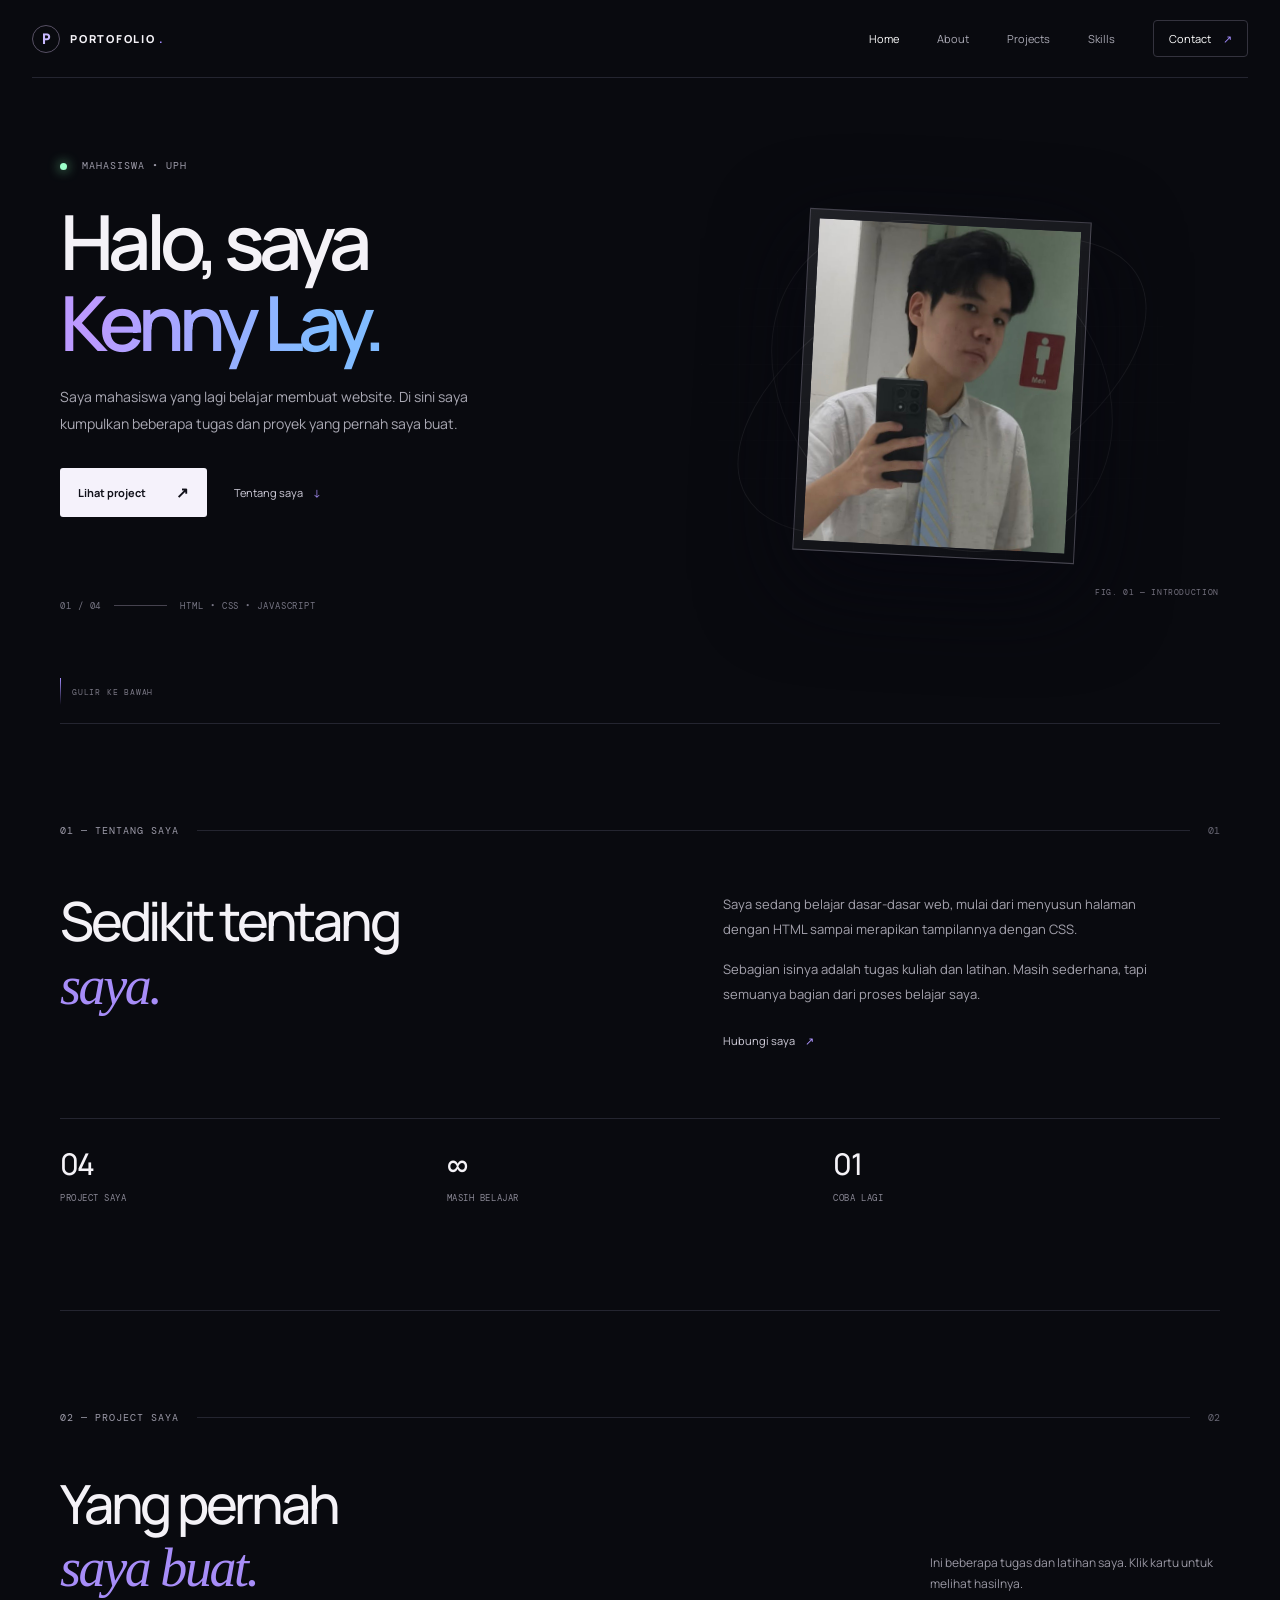
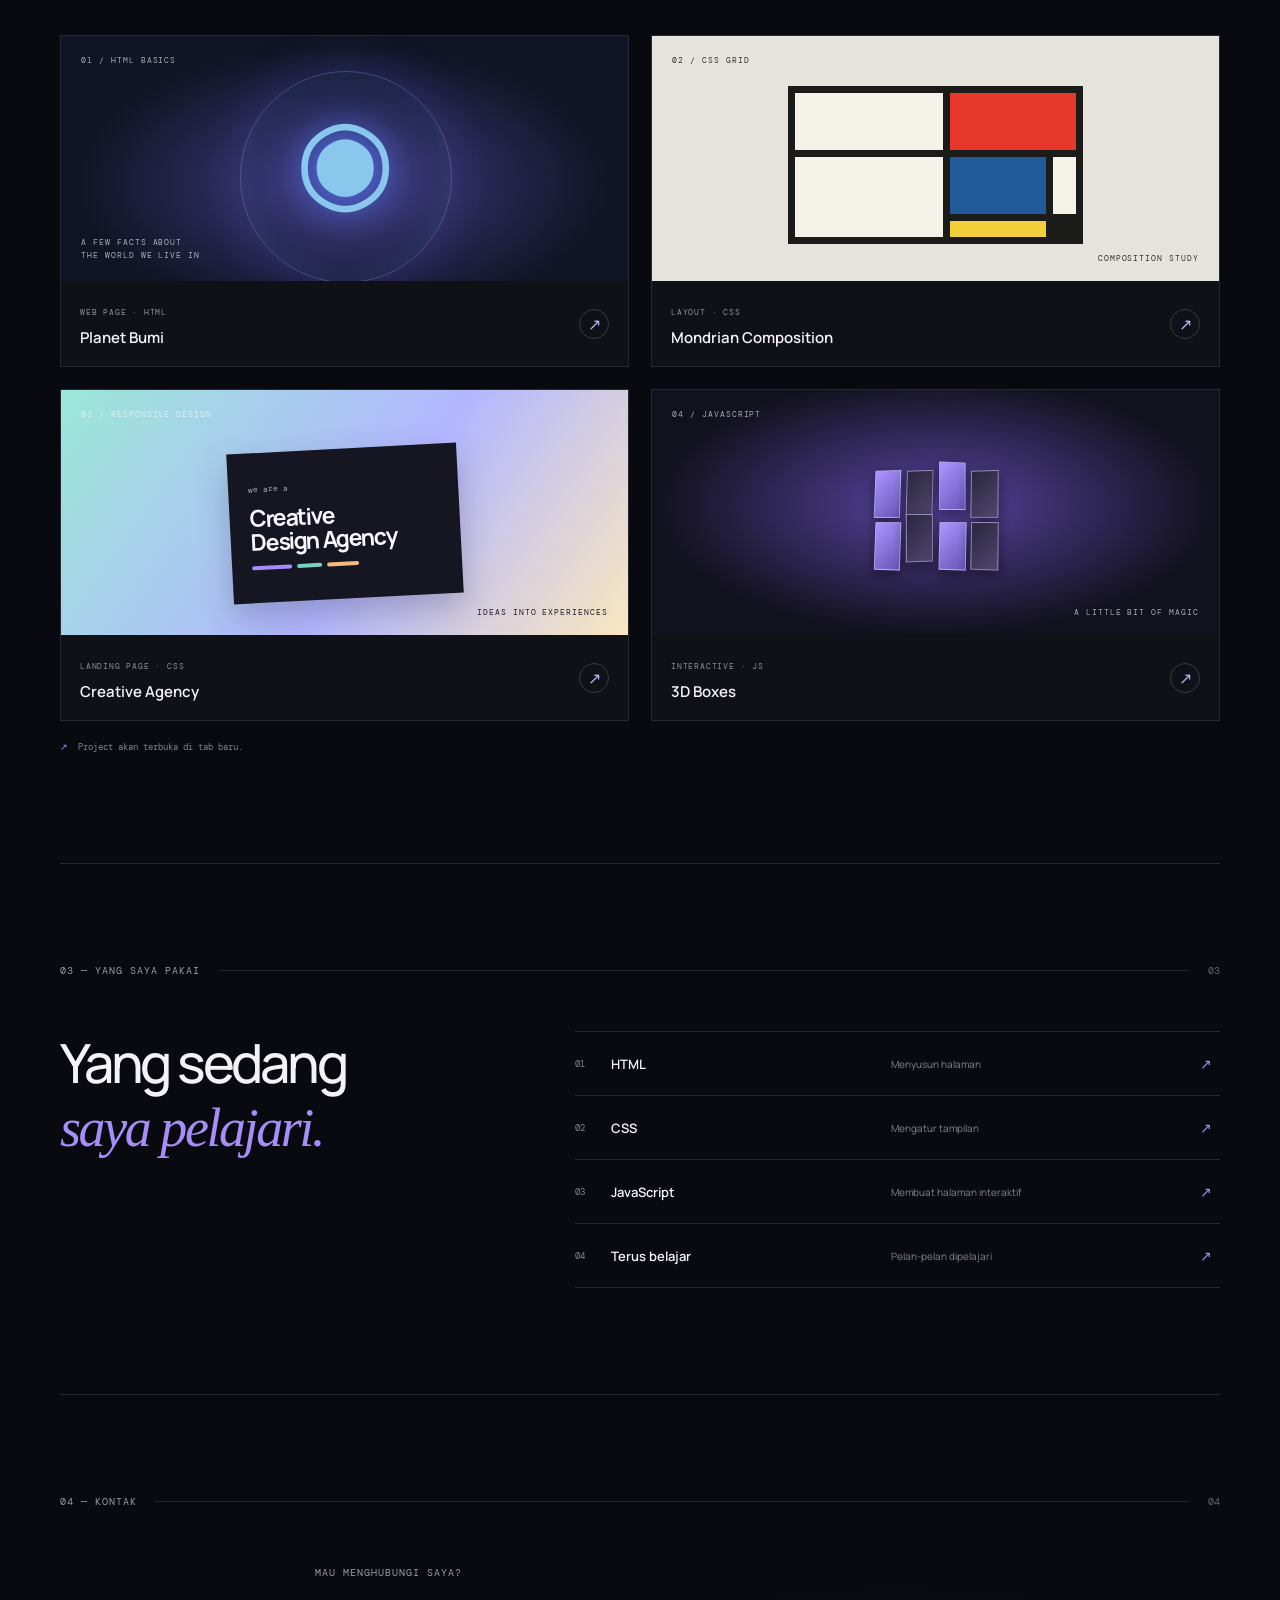
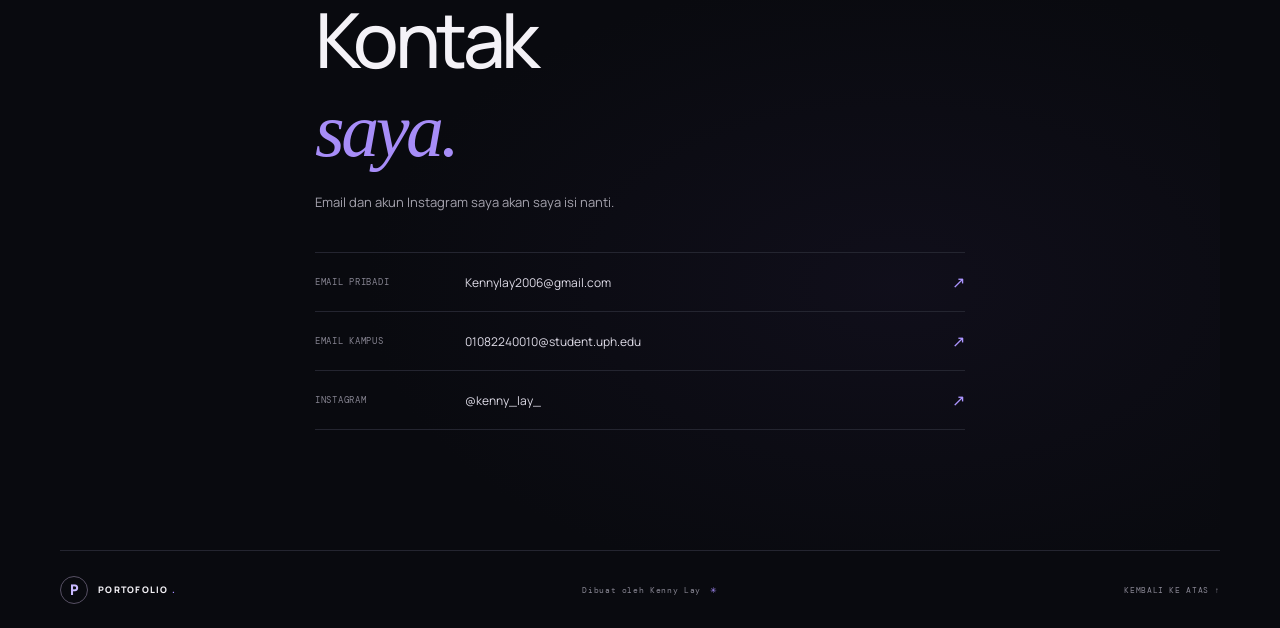
<file: index.html>
<!doctype html>
<html lang="id">
  <head>
    <meta charset="utf-8">
    <meta name="viewport" content="width=device-width, initial-scale=1">
    <meta name="theme-color" content="#090a0f">
    <meta name="description" content="Portofolio dan kumpulan proyek web.">
    <title>
      Tugas Portofolio — Kenny Lay
    </title>
    <link rel="preconnect" href="https://fonts.googleapis.com">
    <link rel="preconnect" href="https://fonts.gstatic.com" crossorigin>
    <link
      href="https://fonts.googleapis.com/css2?family=DM+Mono:wght@400;500&family=Manrope:wght@400;500;600;700;800&display=swap"
      rel="stylesheet">
    <link rel="stylesheet" href="style.css">
    <script src="script.js" defer>
    </script>
  </head>
  <body>
    <header class="site-header">
      <a class="brand" href="#home" aria-label="Kembali ke Home">
        <span class="brand-mark">
          P
        </span>
        <span>
          PORTOFOLIO
          <span class="brand-dot">
            .
          </span>
        </span>
      </a>
      <button
        class="menu-toggle"
        type="button"
        aria-expanded="false"
        aria-controls="site-nav"
        aria-label="Buka navigasi">
        <span>
        </span>
        <span>
        </span>
      </button>
      <nav id="site-nav" class="site-nav" aria-label="Navigasi utama">
        <a href="#home">
          Home
        </a>
        <a href="#about">
          About
        </a>
        <a href="#projects">
          Projects
        </a>
        <a href="#skills">
          Skills
        </a>
        <a class="nav-contact" href="#contact">
          Contact
          <span>
            ↗
          </span>
        </a>
      </nav>
    </header>
    <main>
      <section class="hero section-wrap" id="home">
        <div class="hero-copy">
          <p class="eyebrow">
            <span class="status-dot">
            </span>
            MAHASISWA • UPH
          </p>
          <h1>
            Halo, saya
            <br>
            <span class="gradient-text">
              Kenny Lay.
            </span>
          </h1>
          <p class="hero-description">
            Saya mahasiswa yang lagi belajar membuat website. Di sini saya kumpulkan beberapa tugas
            dan proyek yang pernah saya buat.
          </p>
          <div class="hero-actions">
            <a class="button button-primary" href="#projects">
              Lihat project
              <span>
                ↗
              </span>
            </a>
            <a class="text-link" href="#about">
              Tentang saya
              <span>
                ↓
              </span>
            </a>
          </div>
          <div class="hero-meta">
            <span>
              01 / 04
            </span>
            <span class="meta-line">
            </span>
            <span>
              HTML • CSS • JAVASCRIPT
            </span>
          </div>
        </div>
        <div class="hero-visual" aria-label="Tempat foto profil">
          <div class="visual-grid">
          </div>
          <div class="visual-orbit orbit-one">
          </div>
          <div class="visual-orbit orbit-two">
          </div>
          <div class="profile-frame">
            <div class="profile-placeholder">
              <img class="profile-photo" src="Foto%20Profil.jpeg" alt="Foto Profil Kenny Lay">
            </div>
          </div>
          <span class="visual-index">
            FIG. 01 — INTRODUCTION
          </span>
        </div>
        <a class="scroll-cue" href="#about" aria-label="Gulir ke bagian About">
          <span>
          </span>
          GULIR KE BAWAH
        </a>
      </section>
      <section class="about section-wrap section-block" id="about">
        <div class="section-heading">
          <p class="eyebrow">
            01 — TENTANG SAYA
          </p>
          <span class="heading-rule">
          </span>
          <span class="section-number">
            01
          </span>
        </div>
        <div class="about-grid">
          <h2>
            Sedikit tentang
            <br>
            <span class="serif-accent">
              saya.
            </span>
          </h2>
          <div class="about-copy">
            <p>
              Saya sedang belajar dasar-dasar web, mulai dari menyusun halaman dengan HTML sampai
              merapikan tampilannya dengan CSS.
            </p>
            <p>
              Sebagian isinya adalah tugas kuliah dan latihan. Masih sederhana, tapi semuanya bagian
              dari proses belajar saya.
            </p>
            <a class="text-link" href="#contact">
              Hubungi saya
              <span>
                ↗
              </span>
            </a>
          </div>
        </div>
        <div class="about-stats">
          <div>
            <strong>
              04
            </strong>
            <span>
              PROJECT SAYA
            </span>
          </div>
          <div>
            <strong>
              ∞
            </strong>
            <span>
              MASIH BELAJAR
            </span>
          </div>
          <div>
            <strong>
              01
            </strong>
            <span>
              COBA LAGI
            </span>
          </div>
        </div>
      </section>
      <section class="projects section-wrap section-block" id="projects">
        <div class="section-heading">
          <p class="eyebrow">
            02 — PROJECT SAYA
          </p>
          <span class="heading-rule">
          </span>
          <span class="section-number">
            02
          </span>
        </div>
        <div class="projects-intro">
          <h2>
            Yang pernah
            <br>
            <span class="serif-accent">
              saya buat.
            </span>
          </h2>
          <p>
            Ini beberapa tugas dan latihan saya. Klik kartu untuk melihat hasilnya.
          </p>
        </div>
        <div class="project-grid">
          <a
            class="project-card project-earth"
            href="Project/Tugas%202/index.html"
            target="_blank"
            rel="noopener">
            <div class="project-art earth-art">
              <span class="art-kicker">
                01 / HTML BASICS
              </span>
              <span class="earth-symbol">
                ◉
              </span>
              <span class="art-caption">
                A FEW FACTS ABOUT
                <br>
                THE WORLD WE LIVE IN
              </span>
            </div>
            <div class="project-info">
              <div>
                <span class="project-type">
                  WEB PAGE · HTML
                </span>
                <h3>
                  Planet Bumi
                </h3>
              </div>
              <span class="project-arrow">
                ↗
              </span>
            </div>
          </a>
          <a
            class="project-card project-mondrian"
            href="Project/Tugas%204.1/index.html"
            target="_blank"
            rel="noopener">
            <div class="project-art mondrian-art">
              <span class="art-kicker">
                02 / CSS GRID
              </span>
              <div class="mondrian-canvas">
                <i>
                </i>
                <i>
                </i>
                <i>
                </i>
                <i>
                </i>
                <i>
                </i>
                <i>
                </i>
              </div>
              <span class="art-caption">
                COMPOSITION STUDY
              </span>
            </div>
            <div class="project-info">
              <div>
                <span class="project-type">
                  LAYOUT · CSS
                </span>
                <h3>
                  Mondrian Composition
                </h3>
              </div>
              <span class="project-arrow">
                ↗
              </span>
            </div>
          </a>
          <a
            class="project-card project-agency"
            href="Project/Tugas%204.2/index.html"
            target="_blank"
            rel="noopener">
            <div class="project-art agency-art">
              <span class="art-kicker">
                03 / RESPONSIVE DESIGN
              </span>
              <div class="agency-window">
                <span>
                  we are a
                </span>
                <strong>
                  Creative
                  <br>
                  Design Agency
                </strong>
                <div class="agency-pills">
                  <i>
                  </i>
                  <i>
                  </i>
                  <i>
                  </i>
                </div>
              </div>
              <span class="art-caption">
                IDEAS INTO EXPERIENCES
              </span>
            </div>
            <div class="project-info">
              <div>
                <span class="project-type">
                  LANDING PAGE · CSS
                </span>
                <h3>
                  Creative Agency
                </h3>
              </div>
              <span class="project-arrow">
                ↗
              </span>
            </div>
          </a>
          <a
            class="project-card project-boxes"
            href="Project/Tugas%20lab%205/index.html"
            target="_blank"
            rel="noopener">
            <div class="project-art boxes-art">
              <span class="art-kicker">
                04 / JAVASCRIPT
              </span>
              <div class="box-stack">
                <i>
                </i>
                <i>
                </i>
                <i>
                </i>
                <i>
                </i>
                <i>
                </i>
                <i>
                </i>
                <i>
                </i>
                <i>
                </i>
              </div>
              <span class="art-caption">
                A LITTLE BIT OF MAGIC
              </span>
            </div>
            <div class="project-info">
              <div>
                <span class="project-type">
                  INTERACTIVE · JS
                </span>
                <h3>
                  3D Boxes
                </h3>
              </div>
              <span class="project-arrow">
                ↗
              </span>
            </div>
          </a>
        </div>
        <p class="project-note">
          <span>
            ↗
          </span>
          Project akan terbuka di tab baru.
        </p>
      </section>
      <section class="skills section-wrap section-block" id="skills">
        <div class="section-heading">
          <p class="eyebrow">
            03 — YANG SAYA PAKAI
          </p>
          <span class="heading-rule">
          </span>
          <span class="section-number">
            03
          </span>
        </div>
        <div class="skills-grid">
          <h2>
            Yang sedang
            <br>
            <span class="serif-accent">
              saya pelajari.
            </span>
          </h2>
          <div class="skill-list">
            <div class="skill-row">
              <span class="skill-index">
                01
              </span>
              <span class="skill-name">
                HTML
              </span>
              <span class="skill-note">
                Menyusun halaman
              </span>
              <span class="skill-symbol">
                ↗
              </span>
            </div>
            <div class="skill-row">
              <span class="skill-index">
                02
              </span>
              <span class="skill-name">
                CSS
              </span>
              <span class="skill-note">
                Mengatur tampilan
              </span>
              <span class="skill-symbol">
                ↗
              </span>
            </div>
            <div class="skill-row">
              <span class="skill-index">
                03
              </span>
              <span class="skill-name">
                JavaScript
              </span>
              <span class="skill-note">
                Membuat halaman interaktif
              </span>
              <span class="skill-symbol">
                ↗
              </span>
            </div>
            <div class="skill-row">
              <span class="skill-index">
                04
              </span>
              <span class="skill-name">
                Terus belajar
              </span>
              <span class="skill-note">
                Pelan-pelan dipelajari
              </span>
              <span class="skill-symbol">
                ↗
              </span>
            </div>
          </div>
        </div>
      </section>
      <section class="contact section-wrap section-block" id="contact">
        <div class="section-heading">
          <p class="eyebrow">
            04 — KONTAK
          </p>
          <span class="heading-rule">
          </span>
          <span class="section-number">
            04
          </span>
        </div>
        <div class="contact-content">
          <p class="eyebrow">
            MAU MENGHUBUNGI SAYA?
          </p>
          <h2>
            Kontak
            <br>
            <span class="serif-accent">
              saya.
            </span>
          </h2>
          <p class="contact-description">
            Email dan akun Instagram saya akan saya isi nanti.
          </p>
          <div class="contact-list">
            <a href="mailto:Kennylay2006@gmail.com">
              <span class="contact-label">
                EMAIL PRIBADI
              </span>
              <span class="contact-value">
                Kennylay2006@gmail.com
              </span>
              <span class="contact-arrow">
                ↗
              </span>
            </a>
            <a href="mailto:01082240010@student.uph.edu">
              <span class="contact-label">
                EMAIL KAMPUS
              </span>
              <span class="contact-value">
                01082240010@student.uph.edu
              </span>
              <span class="contact-arrow">
                ↗
              </span>
            </a>
            <a href="https://instagram.com/kenny_lay_" target="_blank" rel="noopener">
              <span class="contact-label">
                INSTAGRAM
              </span>
              <span class="contact-value">
                @kenny_lay_
              </span>
              <span class="contact-arrow">
                ↗
              </span>
            </a>
          </div>
        </div>
      </section>
    </main>
    <footer class="site-footer section-wrap">
      <a class="brand" href="#home">
        <span class="brand-mark">
          P
        </span>
        <span>
          PORTOFOLIO
          <span class="brand-dot">
            .
          </span>
        </span>
      </a>
      <span>
        Dibuat oleh Kenny Lay
        <span class="footer-star">
          ✳
        </span>
      </span>
      <a href="#home">
        KEMBALI KE ATAS ↑
      </a>
    </footer>
  </body>
</html>
</file>
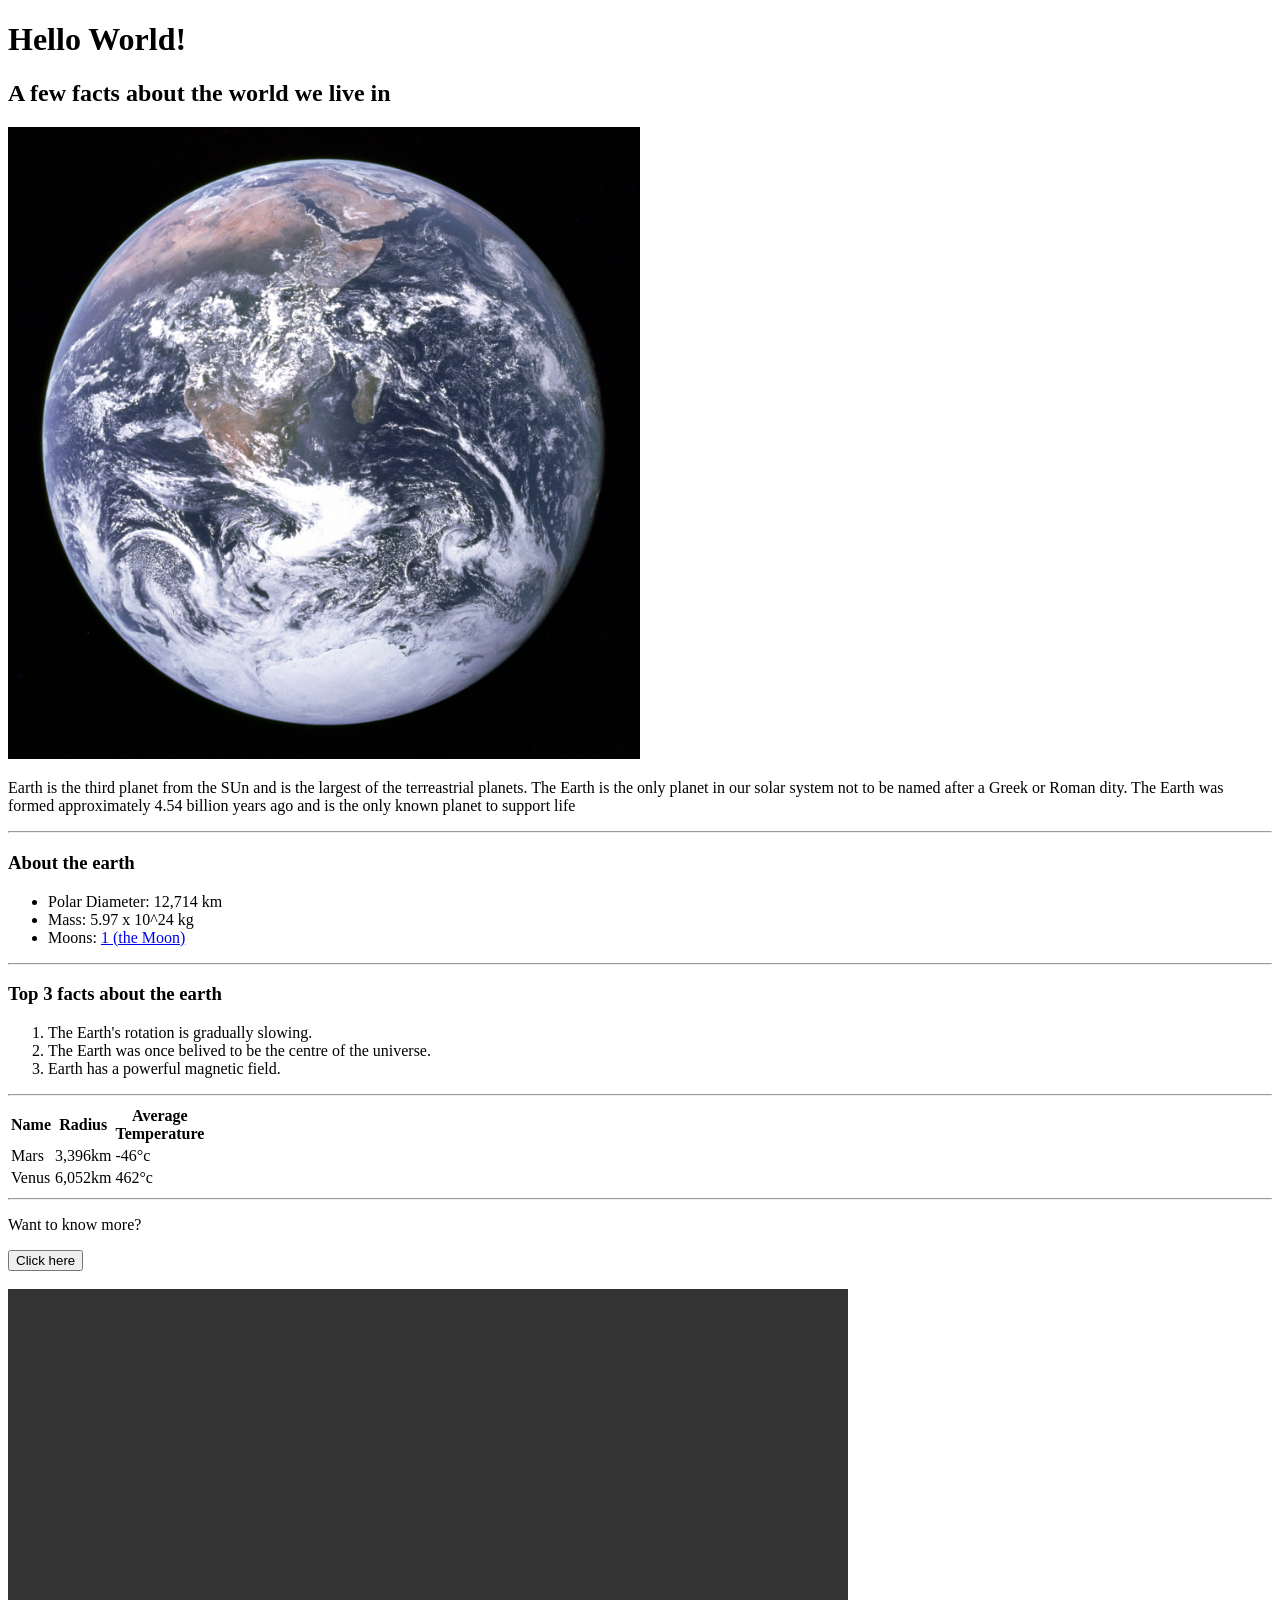
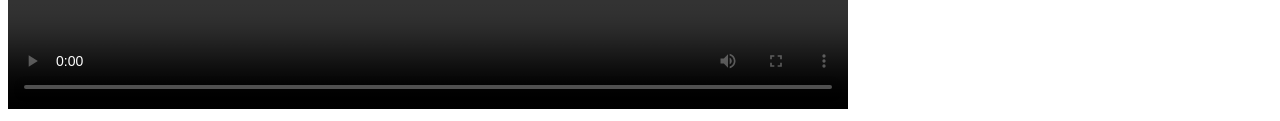
<file: Project/Tugas 2/index.html>
<!DOCTYPE html>
<html lang="en">
  <head>
    <meta charset="UTF-8">
    <meta name="viewport" content="width=device-width, initial-scale=1.0">
    <title>
      Portofolio
    </title>
  </head>
  <body>
    <H1>
      Hello World!
    </H1>
    <H2>
      A few facts about the world we live in
    </H2>
    <img src="earth.jpeg" alt="Deskripsi Gambar" style="max-width: 50%; height: auto;">
    <p>
      Earth is the third planet from the SUn and is the largest of the terreastrial planets. The
      Earth is the only planet in our solar system not to be named after a Greek or Roman dity.
      The Earth was formed approximately 4.54 billion years ago and is the only known planet to
      support life
      <hr>
      <h3>
        About the earth
      </h3>
      <ul>
        <li>
          Polar Diameter: 12,714 km
        </li>
        <li>
          Mass: 5.97 x 10^24 kg
        </li>
        <li>
          Moons:
          <a href="https://space-facts.com/the-moon/">
            1 (the Moon)
          </a>
        </li>
      </ul>
      <hr>
      <h3>
        Top 3 facts about the earth
      </h3>
      <ol>
        <li>
          The Earth's rotation is gradually slowing.
        </li>
        <li>
          The Earth was once belived to be the centre of the universe.
        </li>
        <li>
          Earth has a powerful magnetic field.
        </li>
      </ol>
      <hr>
      <table>
        <tr>
          <th>
            Name
          </th>
          <th>
            Radius
          </th>
          <th>
            Average
            
<br>
            Temperature
          </th>
        </tr>
        <tr>
          <td>
            Mars
          </td>
          <td>
            3,396km
          </td>
          <td>
            -46°c
          </td>
        </tr>
        <tr>
          <td>
            Venus
          </td>
          <td>
            6,052km
          </td>
          <td>
            462°c
          </td>
        </tr>
      </table>
      <hr>
      <p>
        Want to know more?
      </p>
      <a href="https://space-facts.com/the-earth/">
        <button>
          Click here
        </button>
      </a>
      
<br>
      
<br>
      <video src="earth.mp4" width="840" controls>
        Your browser does not support the video tag.
      </video>
    </body>
  </html>
</file>
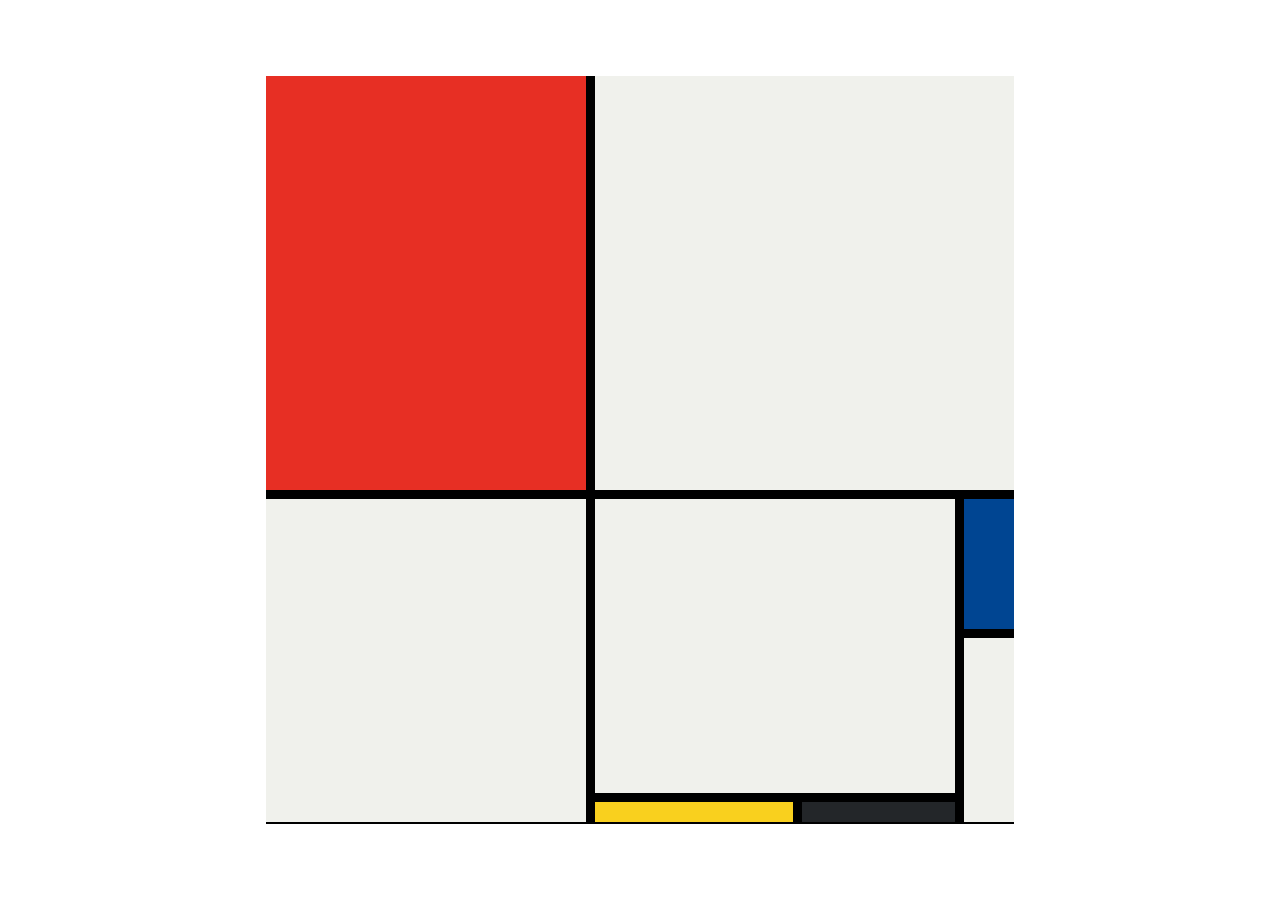
<file: Project/Tugas 4.1/index.html>
<!DOCTYPE html>
<html lang="en">
  <head>
    <meta charset="UTF-8">
    <meta name="viewport" content="width=device-width, initial-scale=1.0">
    <title>
      Mondrian Project
    </title>
    <style>
      /* 
    Write your CSS here 
    Gap Colour: #000
    White: #F0F1EC
    Red: #E72F24
    Black: #232629
    Blue: #004592
    Yellow: #F9D01E

    For dimensions, see dimensions.png image.
    HINT: Remember you can't change the properties of grid lines.
    But grid lines are transparent!
    */

    * {
      box-sizing: border-box;
    }

    body {
      margin: 0;
      min-height: 100vh;
      display: grid;
      place-items: center;
      background: #fff;
    }

    .composition {
      width: 748px;
      height: 748px;
      display: grid;
      grid-template-columns: 320px 198px 153px 50px;
      grid-template-rows: 414px 130px 155px 20px;
      gap: 9px;
      background: #000;
    }

    .panel {
      background: #F0F1EC;
    }

    .red {
      grid-row: 1;
      grid-column: 1;
      background: #E72F24;
    }

    .large-white {
      grid-column: 2 / 5;
      grid-row: 1;
    }

    .left-white {
      grid-column: 1;
      grid-row: 2 / 5;
    }

    .middle-white {
      grid-column: 2 / 4;
      grid-row: 2 / 4;
    }

    .blue {
      grid-column: 4;
      grid-row: 2;
      background: #004592;
    }

    .yellow {
      grid-column: 2;
      grid-row: 4;
      background: #F9D01E;
    }

    .right-white {
      grid-column: 4;
      grid-row: 3 / 5;
    }

    .black {
      grid-column: 3;
      grid-row: 4;
      background: #232629;
    }
    </style>
  </head>
  <body>
    <main class="composition" aria-label="Mondrian-inspired composition">
      <div class="panel red">
      </div>
      <div class="panel large-white">
      </div>
      <div class="panel left-white">
      </div>
      <div class="panel middle-white">
      </div>
      <div class="panel blue">
      </div>
      <div class="panel yellow">
      </div>
      <div class="panel right-white">
      </div>
      <div class="panel black">
      </div>
    </main>
  </body>
</html>
</file>
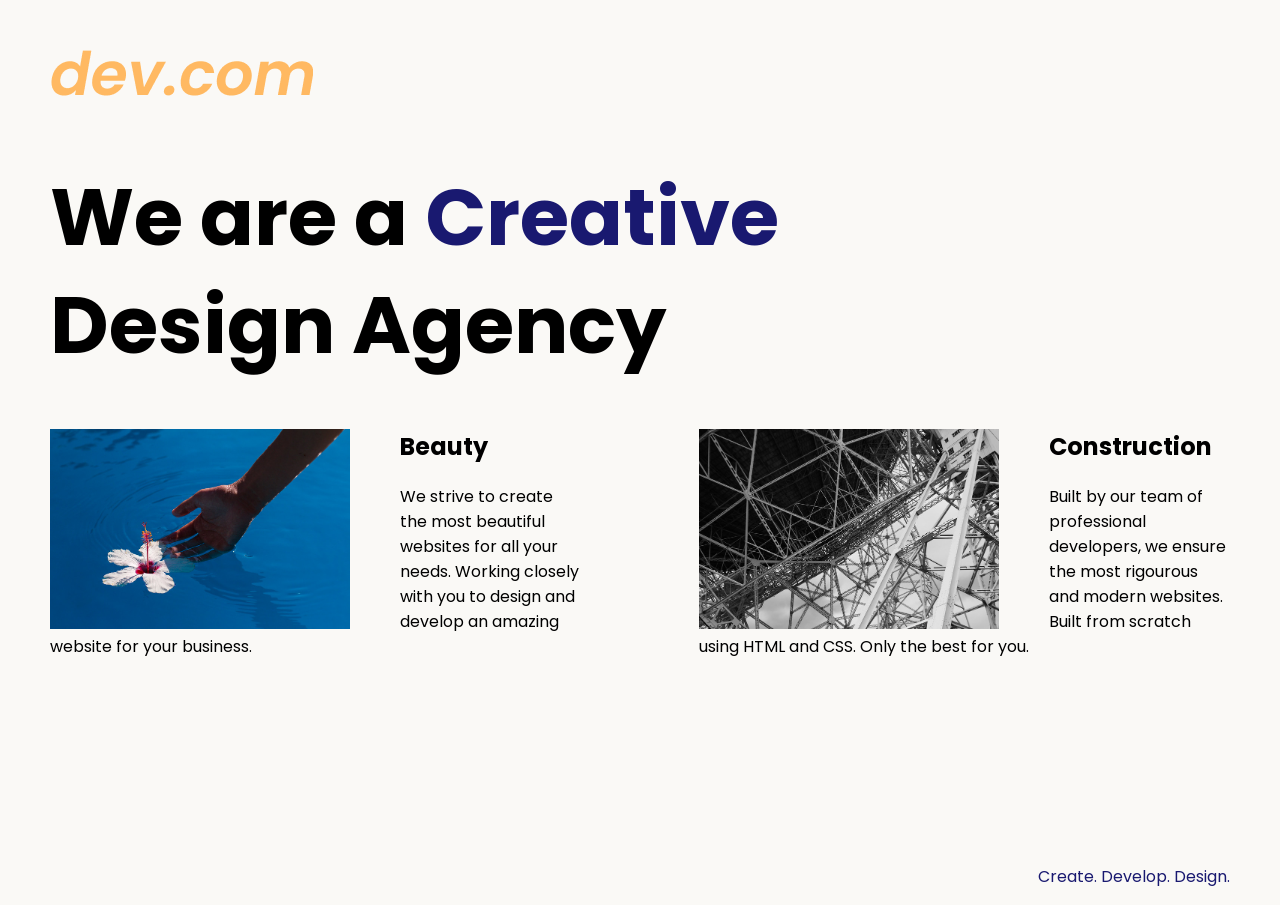
<file: Project/Tugas 4.2/index.html>
<!DOCTYPE html>
<html lang="en">
  <head>
    <meta charset="UTF-8">
    <meta name="viewport" content="width=device-width, initial-scale=1.0">
    <title>
      Agency
    </title>
    <link rel="stylesheet" href="./style.css">
    <link rel="preconnect" href="https://fonts.googleapis.com">
    <link rel="preconnect" href="https://fonts.gstatic.com" crossorigin>
    <link
      href="https://fonts.googleapis.com/css2?family=Poppins:wght@400;700&display=swap" rel="stylesheet">
  </head>
  <body>
    <div class="main">
      <img class="logo" src="./assets/images/logo.png" alt="logo">
      <h1>
        We are a
        <span class="creative">
          Creative
        </span>
        <br>
        Design Agency
      </h1>
      <div class="left card">
        <img class="tile-image" src="./assets/images/beautiful.jpg" alt="hand and flower in water">
        <h2 class="card-title">
          Beauty
        </h2>
        <p class="card-text">
          We strive to create the most beautiful websites for all your needs. Working closely with you
        to
        design and
        develop an amazing website for your business.
        </p>
      </div>
      <div class="right card">
        <img class="tile-image" src="./assets/images/construction.jpg" alt="metal structure">
        <h2 class="card-title">
          Construction
        </h2>
        <p>
          Built by our team of professional developers, we ensure the most rigourous and modern websites. Built from
        scratch using HTML and CSS. Only the best for you.
        </p>
      </div>
    </div>
    <footer>
      <p>
        Create. Develop. Design.
      </p>
    </footer>
  </body>
</html>
</file>
<file: style.css>
:root {
  color-scheme:dark;
  --bg:#090a0f;
  --panel:#11131b;
  --text:#f4f2f7;
  --muted:#92919f;
  --line:#242530;
  --purple:#a38cff;
  --blue:#87c9ff;
  --mono:"DM Mono",monospace;
  --sans:"Manrope",sans-serif
}
* {
  box-sizing:border-box
}
html {
  scroll-behavior:smooth;
  scroll-padding-top:92px
}
body {
  margin:0;
  background:var(--bg);
  color:var(--text);
  font-family:var(--sans);
  -webkit-font-smoothing:antialiased
}
a {
  color:inherit;
  text-decoration:none
}
.section-wrap {
  width:min(1160px,calc(100% - 64px));
  margin-inline:auto
}
.site-header {
  height:78px;
  width:min(1280px,calc(100% - 64px));
  margin:auto;
  display:flex;
  align-items:center;
  justify-content:space-between;
  border-bottom:1px solid var(--line);
  position:relative;
  z-index:5
}
.brand {
  display:flex;
  align-items:center;
  gap:10px;
  font-size:11px;
  font-weight:800;
  letter-spacing:.16em
}
.brand-mark {
  width:28px;
  height:28px;
  border:1px solid #575064;
  border-radius:50%;
  display:grid;
  place-items:center;
  color:#c8b9ff;
  font-family:var(--mono);
  font-size:14px;
  letter-spacing:0
}
.brand-dot {
  color:var(--purple)
}
.site-nav {
  display:flex;
  align-items:center;
  gap:38px
}
.site-nav>a {
  font-size:11px;
  color:#aaa9b4;
  transition:color .2s
}
.site-nav>a:hover,.site-nav>a.active {
  color:#fff
}
.site-nav .nav-contact {
  padding:10px 15px;
  border:1px solid #34333e;
  border-radius:4px;
  color:#fff
}
.nav-contact span {
  padding-left:10px;
  color:var(--purple)
}
.menu-toggle {
  display:none
}
.hero {
  min-height:645px;
  display:grid;
  grid-template-columns:1.04fr .96fr;
  align-items:center;
  position:relative;
  padding-top:36px;
  padding-bottom:66px
}
.hero-copy {
  position:relative;
  z-index:1
}
.eyebrow {
  font:10px var(--mono);
  letter-spacing:.1em;
  color:#9d9ba9;
  margin:0
}
.status-dot {
  display:inline-block;
  width:7px;
  height:7px;
  border-radius:50%;
  background:#9cffca;
  box-shadow:0 0 12px #76e5a1;
  vertical-align:middle;
  margin-right:8px
}
.hero h1 {
  font-size:clamp(47px,6vw,76px);
  line-height:1.06;
  letter-spacing:-.075em;
  margin:29px 0 22px;
  font-weight:600
}
.gradient-text {
  background:linear-gradient(100deg,#bc9aff 12%,#81bbff 80%);
  color:transparent;
  -webkit-background-clip: text;
  background-clip:text
}
.hero-description {
  max-width:440px;
  color:#aaa9b4;
  font-size:14px;
  line-height:1.9
}
.hero-description strong {
  color:#f5f3fa;
  font-weight:600
}
.hero-actions {
  display:flex;
  align-items:center;
  gap:27px;
  margin-top:30px
}
.button {
  display:inline-flex;
  align-items:center;
  gap:30px;
  padding:14px 18px;
  font-size:11px;
  font-weight:700;
  border-radius:3px
}
.button-primary {
  background:#f5f2fb;
  color:#11111a
}
.button-primary span {
  font-size:15px
}
.text-link {
  font-size:11px;
  color:#d1cedb
}
.text-link span {
  padding-left:8px;
  color:#ae95ff
}
.hero-meta {
  display:flex;
  align-items:center;
  gap:13px;
  margin-top:83px;
  color:#777684;
  font:9px var(--mono);
  letter-spacing:.1em
}
.meta-line {
  height:1px;
  width:53px;
  background:#46434f
}
.hero-visual {
  height:440px;
  position:relative;
  display:grid;
  place-items:center;
  isolation:isolate
}
.visual-grid {
  position:absolute;
  inset:8px 0;
  background-image:linear-gradient(#ffffff08 1px,transparent 1px),linear-gradient(90deg,#ffffff08 1px,transparent 1px);
  background-size:38px 38px;
  -webkit-mask-image: radial-gradient(ellipse,#000 5%,transparent 72%);
  mask-image:radial-gradient(ellipse,#000 5%,transparent 72%);
  z-index:-2
}
.visual-orbit {
  position:absolute;
  border:1px solid #ffffff12;
  border-radius:50%;
  transform:rotate(-29deg)
}
.orbit-one {
  width:450px;
  height:230px
}
.orbit-two {
  width:370px;
  height:300px;
  transform:rotate(41deg)
}
.profile-frame {
  width:282px;
  height:342px;
  padding:9px;
  border:1px solid #8582946b;
  background:linear-gradient(145deg,#ffffff18,#ffffff03);
  transform:rotate(3deg);
  box-shadow:0 30px 90px #080810
}
.profile-placeholder {
  height:100%;
  position:relative;
  overflow:hidden;
  background:#151620
}
.profile-photo {
  display:block;
  width:100%;
  height:100%;
  object-fit:cover;
  object-position:center 10%
}
.visual-index {
  position:absolute;
  right:1px;
  bottom:9px;
  color:#74717f;
  font:8px var(--mono);
  letter-spacing:.08em
}
.scroll-cue {
  position:absolute;
  bottom:18px;
  left:0;
  display:flex;
  align-items:center;
  gap:11px;
  color:#797784;
  font:8px var(--mono);
  letter-spacing:.1em
}
.scroll-cue span {
  height:27px;
  width:1px;
  background:linear-gradient(var(--purple),transparent)
}
.section-block {
  padding-top:100px;
  padding-bottom:106px;
  border-top:1px solid var(--line)
}
.section-heading {
  display:flex;
  align-items:center;
  gap:18px
}
.heading-rule {
  height:1px;
  background:var(--line);
  flex:1
}
.section-number {
  font:10px var(--mono);
  color:#676673
}
.about-grid {
  display:grid;
  grid-template-columns:1.08fr .92fr;
  gap:80px;
  padding-top:52px
}
.about h2,.projects-intro h2,.skills h2,.contact h2 {
  font-weight:500;
  font-size:clamp(35px,4.5vw,54px);
  letter-spacing:-.06em;
  line-height:1.16;
  margin:0
}
.serif-accent {
  font-family:Georgia,serif;
  font-style:italic;
  font-weight:400;
  color:#a78df8;
  letter-spacing:-.045em
}
.about-copy {
  padding-top:3px;
  max-width:430px
}
.about-copy p,.contact-description {
  font-size:13px;
  line-height:1.9;
  color:#a5a3ae;
  margin:0 0 16px
}
.about-copy .text-link {
  display:inline-block;
  margin-top:10px
}
.about-stats {
  margin-top:68px;
  border-top:1px solid var(--line);
  display:grid;
  grid-template-columns:repeat(3,1fr)
}
.about-stats div {
  padding:24px 16px 0 0;
  display:flex;
  flex-direction:column;
  gap:8px
}
.about-stats strong {
  font-size:30px;
  letter-spacing:-.06em;
  font-weight:500
}
.about-stats span {
  font:9px var(--mono);
  letter-spacing:.06em;
  color:#898794
}
.projects {
  padding-bottom:110px
}
.projects-intro {
  display:flex;
  align-items:end;
  justify-content:space-between;
  padding:48px 0 35px
}
.projects-intro>p {
  font-size:12px;
  line-height:1.8;
  color:#9a98a4;
  max-width:290px;
  margin:0 0 5px
}
.project-grid {
  display:grid;
  grid-template-columns:repeat(2,1fr);
  gap:22px
}
.project-card {
  display:block;
  background:#101117;
  border:1px solid #282832;
  transition:transform .25s,border-color .25s;
  overflow:hidden
}
.project-card:hover {
  transform:translateY(-5px);
  border-color:#6e5c9e
}
.project-art {
  height:245px;
  position:relative;
  overflow:hidden
}
.art-kicker,.art-caption {
  position:absolute;
  z-index:1;
  font:8px var(--mono);
  letter-spacing:.12em;
  color:#ffffffa3
}
.art-kicker {
  top:19px;
  left:20px
}
.art-caption {
  bottom:18px;
  right:20px;
  text-align:right
}
.earth-art {
  background:radial-gradient(ellipse at 50% 60%,#433c84,#101424 67%)
}
.earth-art:before {
  content:"";
  position:absolute;
  width:210px;
  height:210px;
  border:1px solid #a5b9ff4a;
  border-radius:50%;
  top:35px;
  left:calc(50% - 105px);
  box-shadow:0 0 50px #5d5dff33,inset 0 0 40px #4caaff26
}
.earth-symbol {
  position:absolute;
  left:50%;
  top:48%;
  transform:translate(-50%,-50%);
  font-size:115px;
  color:#89c7ec;
  text-shadow:0 0 45px #557dff
}
.earth-art .art-caption {
  left:20px;
  right:auto;
  text-align:left;
  line-height:1.7
}
.mondrian-art {
  background:#e5e4dc
}
.mondrian-art .art-kicker,.mondrian-art .art-caption {
  color:#333
}
.mondrian-canvas {
  position:absolute;
  inset:50px 24% 37px 24%;
  display:grid;
  grid-template-columns:1.4fr .9fr .22fr;
  grid-template-rows:1fr 1fr .28fr;
  gap:7px;
  background:#1b1b1a;
  padding:7px
}
.mondrian-canvas i {
  background:#f4f2e9
}
.mondrian-canvas i:nth-child(2) {
  background:#e7382b;
  grid-column:2/4
}
.mondrian-canvas i:nth-child(3) {
  grid-row:2/4
}
.mondrian-canvas i:nth-child(4) {
  background:#215a99
}
.mondrian-canvas i:nth-child(6) {
  background:#f1ce3a
}
.agency-art {
  background:linear-gradient(125deg,#9ce7d8,#b3b7ff 56%,#fae7bf)
}
.agency-window {
  position:absolute;
  background:#151621;
  color:#f9f6ff;
  width:230px;
  height:150px;
  left:50%;
  top:50%;
  transform:translate(-50%,-43%) rotate(-3deg);
  padding:22px 20px;
  box-shadow:0 14px 32px #28234440
}
.agency-window>span {
  font:8px var(--mono);
  color:#aba8bd
}
.agency-window strong {
  display:block;
  margin-top:10px;
  font-size:23px;
  line-height:1.03;
  letter-spacing:-.06em
}
.agency-pills {
  display:flex;
  gap:5px;
  margin-top:12px
}
.agency-pills i {
  display:block;
  width:40px;
  height:4px;
  border-radius:3px;
  background:#a48dff
}
.agency-pills i:nth-child(2) {
  background:#76d3c4;
  width:25px
}
.agency-pills i:nth-child(3) {
  background:#f5bb7e;
  width:32px
}
.agency-art .art-caption {
  color:#20202a
}
.boxes-art {
  background:radial-gradient(ellipse at 50% 47%,#5644a1,#12111e 70%)
}
.box-stack {
  position:absolute;
  left:50%;
  top:53%;
  width:125px;
  height:100px;
  transform:translate(-50%,-50%);
  display:grid;
  grid-template-columns:repeat(4,1fr);
  gap:5px;
  perspective:400px
}
.box-stack i {
  background:linear-gradient(135deg,#ab95ff,#6955b9);
  border:1px solid #ddd1ff88;
  transform:rotateY(-16deg) rotateX(5deg);
  box-shadow:0 5px 14px #05030e80
}
.box-stack i:nth-child(2n) {
  background:linear-gradient(135deg,#29263e,#50466f)
}
.box-stack i:nth-child(3n) {
  transform:translateY(-8px) rotateY(17deg)
}
.project-info {
  padding:17px 19px;
  display:flex;
  align-items:center;
  justify-content:space-between
}
.project-type {
  font:8px var(--mono);
  letter-spacing:.1em;
  color:#908e9b
}
.project-info h3 {
  font-size:15px;
  font-weight:600;
  margin:7px 0 1px
}
.project-arrow {
  width:30px;
  height:30px;
  border:1px solid #393743;
  border-radius:50%;
  display:grid;
  place-items:center;
  color:#c1adff;
  transition:background .2s,color .2s
}
.project-card:hover .project-arrow {
  background:#b39aff;
  color:#111
}
.project-note {
  font:9px var(--mono);
  color:#83818e;
  margin:20px 0 0
}
.project-note span {
  color:var(--purple);
  margin-right:5px
}
.skills-grid {
  display:grid;
  grid-template-columns:.8fr 1.2fr;
  gap:85px;
  padding-top:54px
}
.skill-list {
  border-top:1px solid var(--line)
}
.skill-row {
  display:grid;
  grid-template-columns:36px 1fr 1.1fr 20px;
  align-items:center;
  min-height:64px;
  border-bottom:1px solid var(--line)
}
.skill-index,.skill-note {
  font:9px var(--mono);
  color:#858390
}
.skill-name {
  font-size:13px;
  font-weight:600
}
.skill-note {
  font-family:var(--sans);
  font-size:10px
}
.skill-symbol {
  color:#a48cff;
  font-size:14px
}
.contact {
  padding-bottom:120px;
  background:radial-gradient(ellipse at 72% 65%,#17132680,transparent 45%)
}
.contact-content {
  max-width:650px;
  margin:58px auto 0
}
.contact-content h2 {
  font-size:clamp(46px,7vw,76px);
  margin:16px 0
}
.contact-description {
  max-width:430px
}
.contact-list {
  margin-top:37px;
  border-top:1px solid var(--line)
}
.contact-list a {
  display:grid;
  grid-template-columns:150px 1fr 24px;
  align-items:center;
  padding:18px 0;
  border-bottom:1px solid var(--line);
  transition:padding .2s
}
.contact-list a:hover {
  padding-left:8px
}
.contact-label {
  font:9px var(--mono);
  letter-spacing:.08em;
  color:#858390
}
.contact-value {
  font-size:12px;
  color:#dedbe7
}
.contact-arrow {
  color:#ac95ff;
  text-align:right
}
.site-footer {
  min-height:78px;
  border-top:1px solid var(--line);
  display:flex;
  align-items:center;
  justify-content:space-between
}
.site-footer>span,.site-footer>a:last-child {
  font:8px var(--mono);
  letter-spacing:.08em;
  color:#898794
}
.site-footer .brand {
  color:#f4f2f7;
  font:800 9px var(--sans);
  letter-spacing:.14em
}
.footer-star {
  color:#a98fff;
  margin-left:4px
}
@media(max-width:760px) {
  .section-wrap,.site-header {
    width:calc(100% - 40px)
  }
  .site-header {
    height:68px
  }
  .menu-toggle {
    display:flex;
    width:36px;
    height:36px;
    border:1px solid var(--line);
    background:transparent;
    flex-direction:column;
    justify-content:center;
    align-items:center;
    gap:5px
  }
  .menu-toggle span {
    width:15px;
    height:1px;
    background:#eee
  }
  .site-nav {
    display:none;
    position:absolute;
    left:0;
    right:0;
    top:67px;
    padding:18px;
    background:#101117;
    border:1px solid var(--line);
    flex-direction:column;
    align-items:stretch;
    gap:0
  }
  .site-nav.open {
    display:flex
  }
  .site-nav>a {
    padding:13px 4px;
    border-bottom:1px solid #242530
  }
  .site-nav .nav-contact {
    border:0;
    border-bottom:1px solid #242530;
    border-radius:0;
    padding:13px 4px
  }
  .hero {
    grid-template-columns:1fr;
    min-height:auto;
    padding-top:78px;
    padding-bottom:65px
  }
  .hero h1 {
    font-size:clamp(49px,11vw,72px)
  }
  .hero-meta {
    margin-top:52px
  }
  .hero-visual {
    height:365px;
    margin-top:25px
  }
  .profile-frame {
    width:230px;
    height:290px
  }
  .orbit-one {
    width:360px
  }
  .orbit-two {
    width:310px
  }
  .scroll-cue {
    bottom:10px
  }
  .section-block {
    padding-top:74px;
    padding-bottom:78px
  }
  .about-grid,.skills-grid {
    grid-template-columns:1fr;
    gap:27px;
    padding-top:37px
  }
  .about-stats {
    margin-top:42px
  }
  .about-stats div {
    padding-right:6px
  }
  .about-stats strong {
    font-size:25px
  }
  .about-stats span {
    font-size:7px
  }
  .projects-intro {
    padding-top:38px;
    align-items:start;
    flex-direction:column;
    gap:18px
  }
  .projects-intro>p {
    max-width:360px
  }
  .project-grid {
    gap:14px
  }
  .project-art {
    height:200px
  }
  .project-info {
    padding:14px
  }
  .project-info h3 {
    font-size:13px
  }
  .mondrian-canvas {
    inset-inline:20%
  }
  .skill-row {
    grid-template-columns:28px 1fr 1fr 18px
  }
  .contact-content {
    margin-top:42px
  }
  .contact-list a {
    grid-template-columns:112px 1fr 20px
  }
  .site-footer {
    gap:12px;
    flex-wrap:wrap;
    padding-block:20px
  }
  .site-footer>span {
    order:3;
    width:100%
  }
}
@media(max-width:480px) {
  .section-wrap,.site-header {
    width:calc(100% - 32px)
  }
  .eyebrow {
    font-size:9px
  }
  .hero {
    padding-top:60px
  }
  .hero-description {
    font-size:13px
  }
  .hero-visual {
    height:330px
  }
  .profile-frame {
    width:205px;
    height:264px
  }
  .about h2,.projects-intro h2,.skills h2 {
    font-size:39px
  }
  .about-stats {
    grid-template-columns:repeat(3,1fr)
  }
  .about-stats strong {
    font-size:22px
  }
  .about-stats span {
    line-height:1.5
  }
  .project-grid {
    grid-template-columns:1fr
  }
  .project-art {
    height:220px
  }
  .skill-row {
    grid-template-columns:25px 1fr 18px
  }
  .skill-note {
    display:none
  }
  .contact h2 {
    font-size:55px
  }
  .contact-list a {
    grid-template-columns:95px 1fr 18px
  }
  .contact-label {
    font-size:8px
  }
  .contact-value {
    font-size:10px
  }
  .site-footer>span,.site-footer>a:last-child {
    font-size:7px
  }
}
@media(prefers-reduced-motion:reduce) {
  html {
    scroll-behavior:auto
  }
  *,*:before,*:after {
    transition:none!important
  }
}
</file>
<file: Project/Tugas 4.2/style.css>
body {
  margin: 50px 50px 0;
  min-height: 95vh;
  display: flex;
  flex-direction: column;
  font-family: "Poppins", sans-serif;
  background: #faf9f6;
}
.main {
  flex: 1;
}
h1 {
  font-size: 5rem;
  line-height: 1.35;
  margin: 60px 0 50px;
}
.creative {
  color: midnightblue;
}
.tile-image {
  float: left;
  height: 200px;
  margin-right: 50px;
  object-fit: cover;
}
.card {
  width: 45%;
}
.left {
  float: left;
}
.right {
  float: right;
}
.card-title {
  margin-top: 0;
}
footer {
  clear: both;
  text-align: right;
  color: midnightblue;
}
@media (max-width: 680px) {
  body {
    margin: 30px 25px 0;
  }
  .logo {
    width: 120px;
  }
  h1 {
    font-size: 3.5rem;
    text-align: center;
  }
  .card {
    width: 100%;
    display: block;
    margin-bottom: 30px;
  }
  .tile-image {
    width: 100%;
    height: 200px;
    margin-bottom: 10px;
    object-fit: cover;
  }
  .left, .right {
    float: none;
  }
  footer {
    text-align: center;
  }
}
</file>
